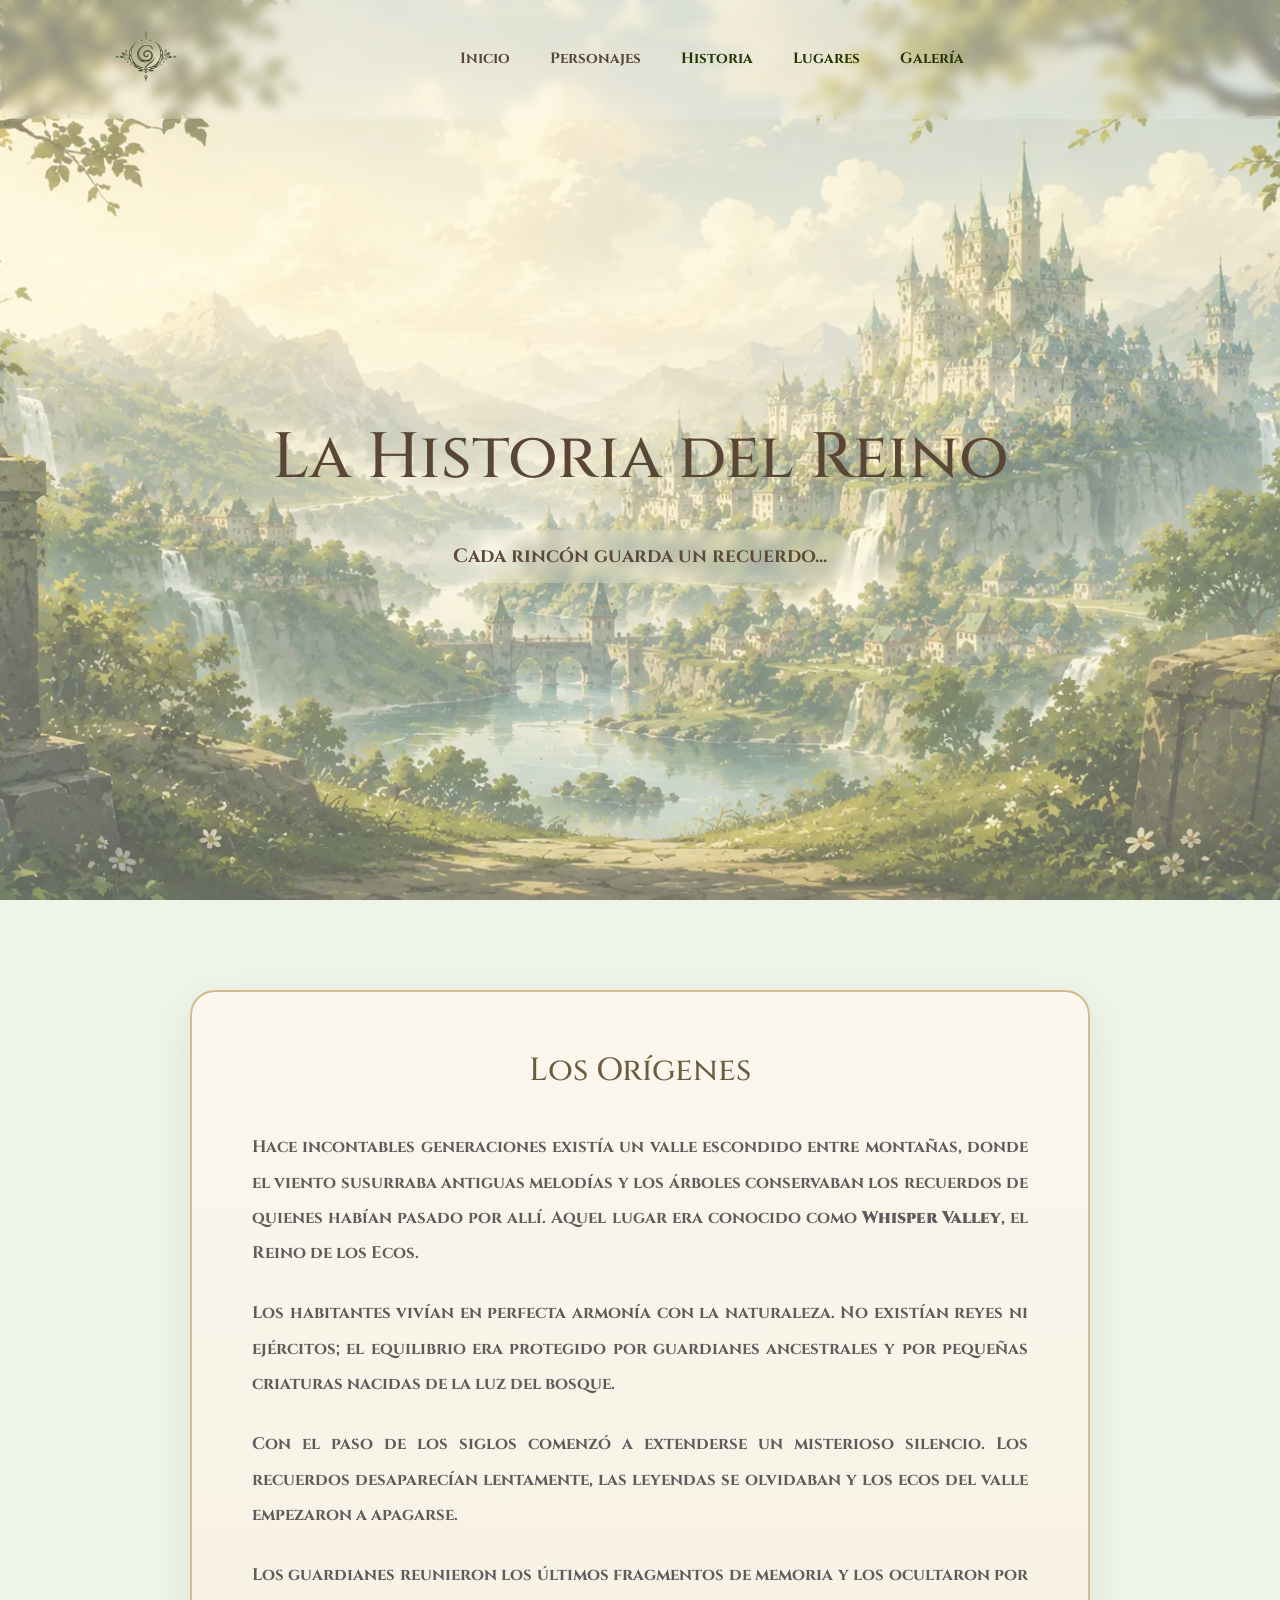
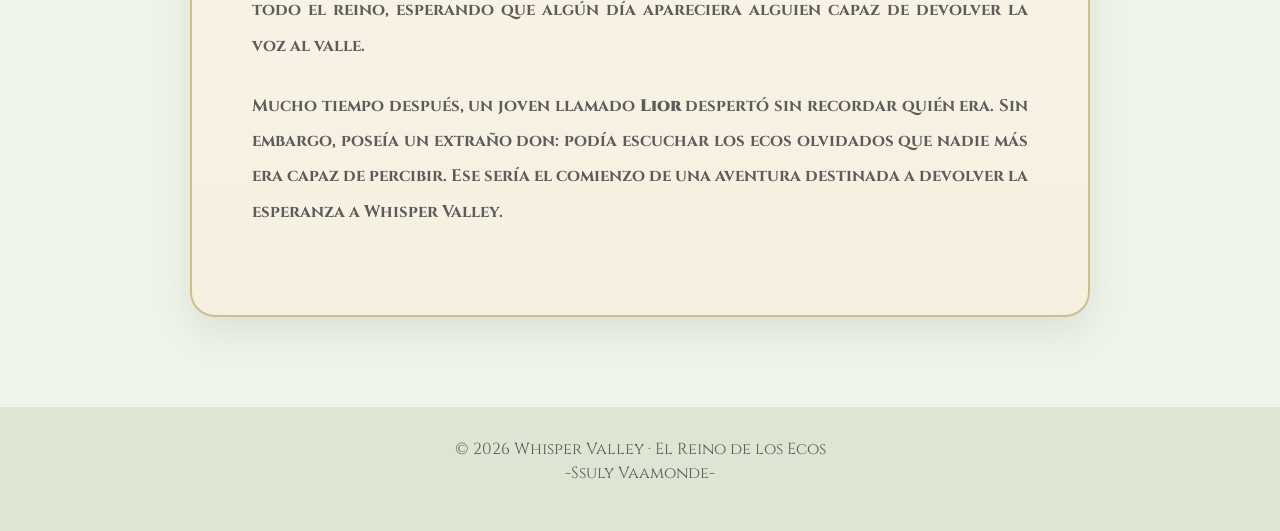
<file: historia.html>
<!DOCTYPE html>
<html lang="es">

<head>

<!-- Google tag (gtag.js) -->
<script async src="https://www.googletagmanager.com/gtag/js?id=G-MEVS4LHJ5G"></script>
<script>
  window.dataLayer = window.dataLayer || [];
  function gtag(){dataLayer.push(arguments);}
  gtag('js', new Date());

  gtag('config', 'G-MEVS4LHJ5G');
</script>

<meta charset="UTF-8">

<meta name="viewport"
content="width=device-width, initial-scale=1.0">

<title>Historia | Whisper Valley</title>

<link href="https://cdn.jsdelivr.net/npm/bootstrap@5.3.7/dist/css/bootstrap.min.css"
rel="stylesheet">

<link rel="stylesheet"
href="css/styles.css">

<link rel="preconnect"
href="https://fonts.googleapis.com">

<link href="https://fonts.googleapis.com/css2?family=Cinzel:wght@400;600&family=Lora:wght@400;500&display=swap"
rel="stylesheet">

<style>

.navbar{

z-index:30;
background: rgba(255, 255, 255, 0.178);
display: inline-block;
padding: 12px 24px;
backdrop-filter: blur(6px);
font-weight: bold;

}

.logo{

height:85px;

}

.nav-link{

font-family:"Cinzel";

margin:0 12px;

color:#5A4635!important;

font-size:15px;

transition:.4s;

}

.nav-link:hover{

color:#8E9C74!important;

}

.nav-link.active{

color:#243601!important;

}


.hero-historia{

min-height:100vh;

background:url("imagenes/historia.webp");

background-size:cover;

background-position:center;

position:relative;

display:flex;

flex-direction:column;

}

.hero-historia::before{
    content: "";
    position: absolute;
    inset: 0;
    background: rgba(255,248,236,.35);
}

.hero-content{

margin:auto;

text-align:center;

position:relative;

z-index:2;

padding:40px;

}

.hero-content h1{

font-family:"Cinzel",serif;

font-size:4rem;

color:#5a4635;

}

.hero-content p{

font-size:1.2rem;

color:#5d4b39;
background: rgba(255, 255, 255, 0.178);
display: inline-block;
padding: 12px 24px;
border-radius: 30px;
backdrop-filter: blur(6px);
font-weight: bold;
}

.historia{

background:#eef4e7;

padding:90px 0;

font-weight: bold;
}


.libro{

max-width:900px;

margin:auto;

background:linear-gradient(
180deg,
#fbf7ee,
#f6f0e0);

padding:60px;

border-radius:25px;

border:2px solid #cfbe8c;

box-shadow:0 15px 40px rgba(0,0,0,.08);

}

.libro h2{

font-family:"Cinzel",serif;

text-align:center;

margin-bottom:40px;

color:#6b5c3f;

}

.libro p{

line-height:2.1;

font-size:1.05rem;

text-align:justify;

color:#5c5c5c;

margin-bottom:25px;

}

.footer{

background:#dde6d3;

padding:30px;

text-align:center;

color:#5b5b5b;

}

@media(max-width:768px){

.hero-content h1{

font-size:2.5rem;

}

.libro{

padding:35px;

}

}


</style>

</head>

<body>

<header class="hero-historia">

<div class="overlay"></div>

<nav class="navbar navbar-expand-lg">

<div class="container">

<a class="navbar-brand"
href="index.html">

<img
src="imagenes/simbolo.webp"
class="logo">

</a>

<button
class="navbar-toggler"

data-bs-toggle="collapse"

data-bs-target="#menu">

<span class="navbar-toggler-icon"></span>

</button>

<div
class="collapse navbar-collapse justify-content-center"

id="menu">

<ul class="navbar-nav">

<li class="nav-item">
<a class="nav-link"
href="index.html">
Inicio
</a>
</li>

<li class="nav-item">
<a class="nav-link"
href="personajes.html">
Personajes
</a>
</li>

<li class="nav-item">
<a class="nav-link active"
href="historia.html">
Historia
</a>
</li>


<li class="nav-item">
    <a class="nav-link active"
    href="lugares.html">
    Lugares
    </a>
    </li>

    <li class="nav-item">
        <a class="nav-link active"
        href="">
        Galería
        </a>
        </li>

</ul>

</div>

</div>

</nav>

<div class="hero-content">

<h1>La Historia del Reino</h1>

<p>

Cada rincón guarda un recuerdo...

</p>

</div>

</header>



<section class="historia">

<div class="container">

<div class="libro">

<h2>Los Orígenes</h2>

<p>

Hace incontables generaciones existía un valle escondido entre montañas, donde el viento susurraba antiguas melodías y los árboles conservaban los recuerdos de quienes habían pasado por allí.

Aquel lugar era conocido como <strong>Whisper Valley</strong>, el Reino de los Ecos.

</p>

<p>

Los habitantes vivían en perfecta armonía con la naturaleza. No existían reyes ni ejércitos; el equilibrio era protegido por guardianes ancestrales y por pequeñas criaturas nacidas de la luz del bosque.

</p>

<p>

Con el paso de los siglos comenzó a extenderse un misterioso silencio. Los recuerdos desaparecían lentamente, las leyendas se olvidaban y los ecos del valle empezaron a apagarse.

</p>

<p>

Los guardianes reunieron los últimos fragmentos de memoria y los ocultaron por todo el reino, esperando que algún día apareciera alguien capaz de devolver la voz al valle.

</p>

<p>

Mucho tiempo después, un joven llamado <strong>Lior</strong> despertó sin recordar quién era. Sin embargo, poseía un extraño don: podía escuchar los ecos olvidados que nadie más era capaz de percibir.

Ese sería el comienzo de una aventura destinada a devolver la esperanza a Whisper Valley.

</p>

</div>

</div>

</section>

<footer class="footer">

<p>

© 2026 Whisper Valley · El Reino de los Ecos <br>
<span>-Ssuly Vaamonde-</span>

</p>

</footer>

<script src="https://cdn.jsdelivr.net/npm/bootstrap@5.3.7/dist/js/bootstrap.bundle.min.js"></script>

</body>

</html>
</file>
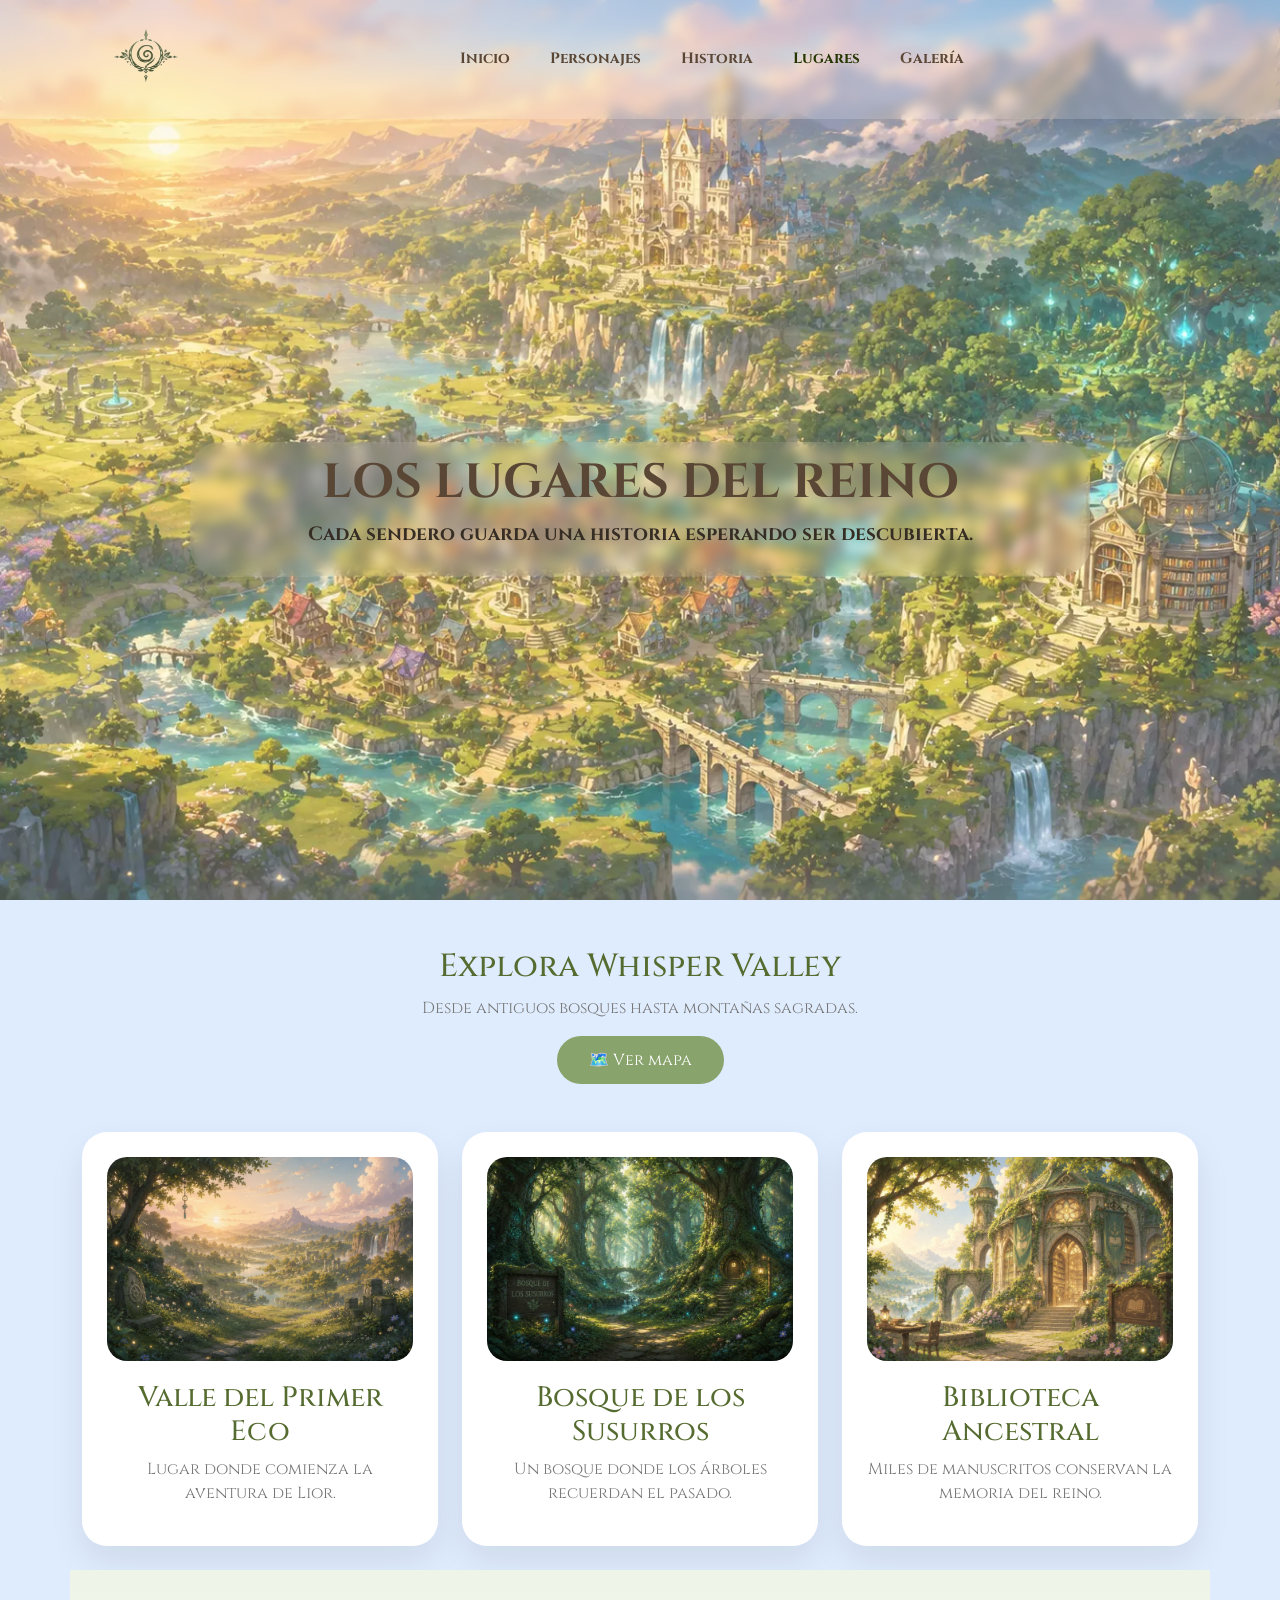
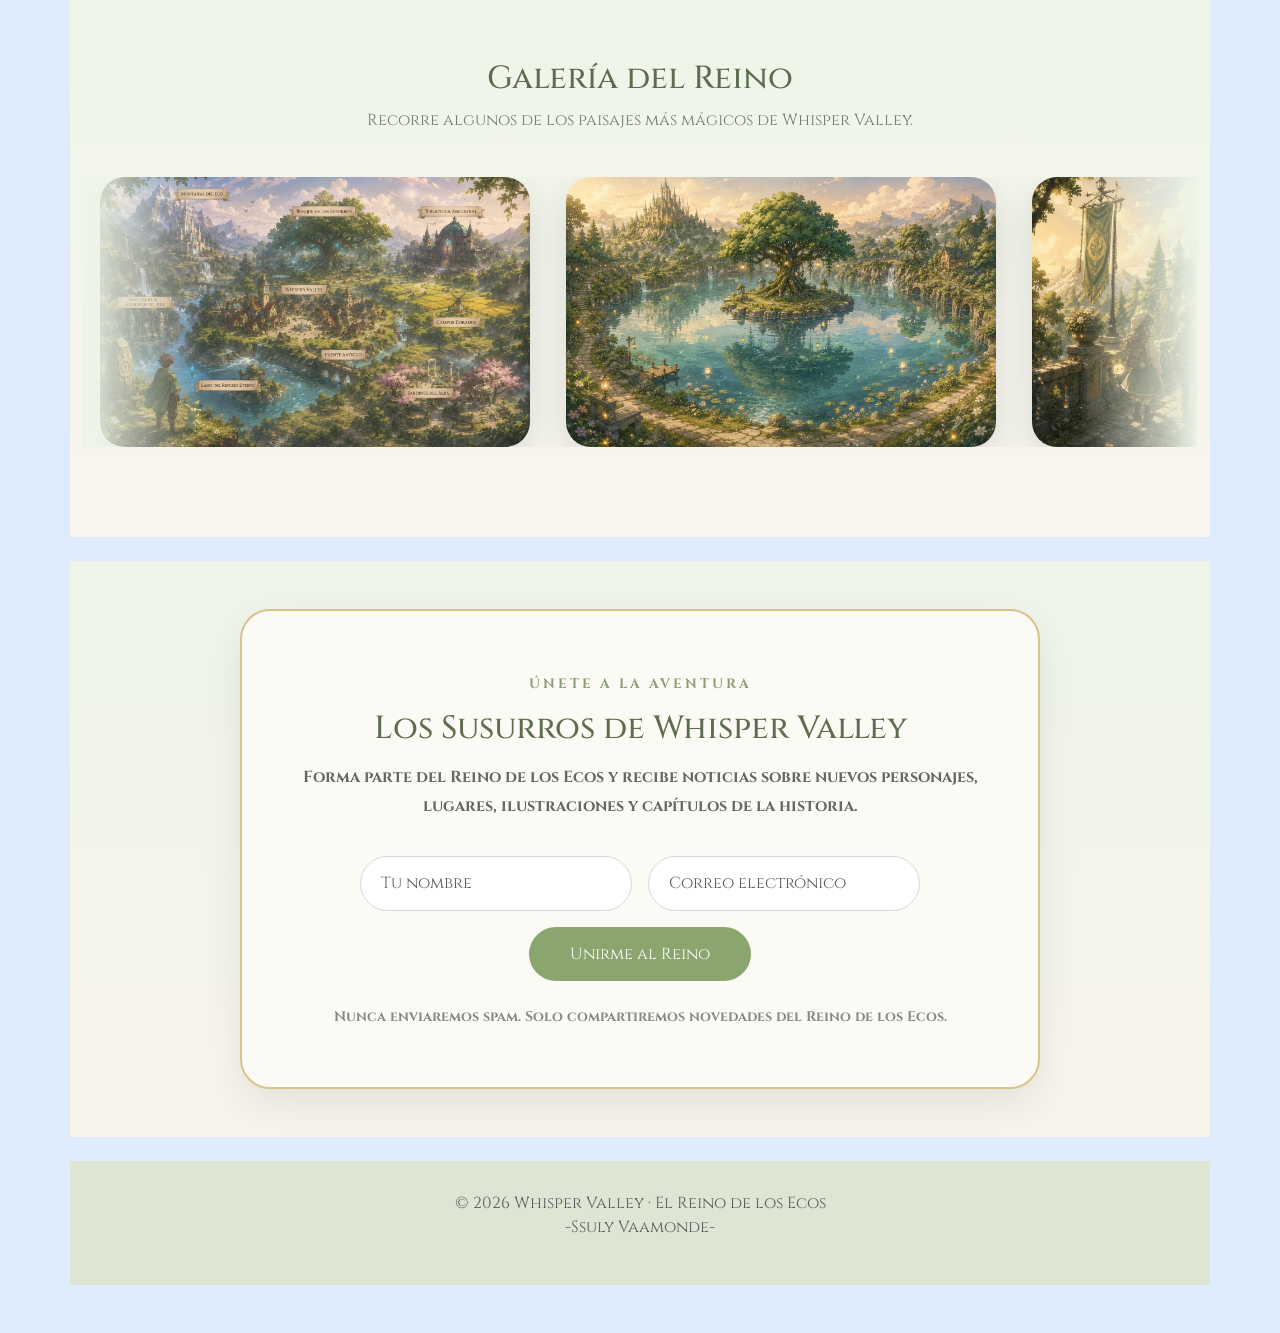
<file: lugares.html>
<!DOCTYPE html>
<html lang="es">

<head>

    <!-- Google tag (gtag.js) -->
<script async src="https://www.googletagmanager.com/gtag/js?id=G-MEVS4LHJ5G"></script>
<script>
  window.dataLayer = window.dataLayer || [];
  function gtag(){dataLayer.push(arguments);}
  gtag('js', new Date());

  gtag('config', 'G-MEVS4LHJ5G');
</script>

<meta charset="UTF-8">

<meta name="viewport"
content="width=device-width, initial-scale=1.0">

<title>Lugares | Whisper Valley</title>

<link href="https://cdn.jsdelivr.net/npm/bootstrap@5.3.7/dist/css/bootstrap.min.css"
rel="stylesheet">

<link rel="stylesheet"
href="css/styles.css">

<link rel="preconnect"
href="https://fonts.googleapis.com">

<link href="https://fonts.googleapis.com/css2?family=Cinzel:wght@400;600&family=Lora:wght@400;500&display=swap"
rel="stylesheet">

<style>

    .navbar {
 background: rgba(255, 255, 255, 0.178);
display: inline-block;
padding: 12px 24px;
backdrop-filter: blur(6px);
font-weight: bold;
    }

    .nav-link{

font-family:"Cinzel";

margin:0 12px;

color:#5A4635!important;

font-size:15px;

transition:.4s;

}

.nav-link:hover{

color:#8E9C74!important;

}

.nav-link.active{

color:#243601!important;

}

.hero-lugares{

min-height:100vh;

background:url("imagenes/pueblo.webp");

background-size:cover;

background-position:center;

position:relative;

display:flex;

flex-direction:column;

}

.hero-lugares::before{
    content: "";
    position: absolute;
    inset: 0;
    background: rgba(255, 248, 236, 0.226);
}

.hero-content{

margin:auto;

text-align:center;

position:relative;

z-index:2;
padding:20px;
background: rgba(255, 255, 255, 0.096);
display: inline-block;
padding: 12px 14px;
border-radius: 30px;
backdrop-filter: blur(6px);
font-weight: bold;

}

.hero-content h1{

font-family:"Cinzel",serif;

font-size:3rem;
font-weight: bold;
color:#5a4635;

}

.hero-content p{

font-size:1.2rem;
color:#362d24;
font-weight: bold;
}


.logo{

height:85px;

}

/*==================================
GALERÍA DEL REINO
==================================*/

.galeria{

padding:90px 0;
background:linear-gradient(
180deg,
#eef5e8,
#f8f5ef
);
overflow:hidden;

}

.titulo-galeria{

text-align:center;
font-family:"Cinzel", serif;
color:#5d6b50;
margin-bottom:10px;

}

.subtitulo-galeria{

text-align:center;
color:#777;
margin-bottom:45px;

}

/* Contenedor */

.slider{

width:100%;
overflow:hidden;
position:relative;

}

/* Degradado laterales */

.slider::before,
.slider::after{

content:"";
position:absolute;
top:0;
width:120px;
height:100%;
z-index:2;
pointer-events:none;

}

.slider::before{

left:0;

background:linear-gradient(
to right,
#eef5e8,
transparent
);

}

.slider::after{

right:0;

background:linear-gradient(
to left,
#eef5e8,
transparent
);

}

/* Carril */

.slide-track{

display:flex;

width:calc(430px * 6);

animation:scroll 22s linear infinite;

}

/* Pausa al pasar el cursor */

.slider:hover .slide-track{

animation-play-state:paused;

}

/* Tarjetas */

.slide{

width:430px;

margin:0 18px;

flex-shrink:0;

}

/* Imagen */

.slide img{

width:100%;

height:270px;

object-fit:cover;

border-radius:25px;

transition:.45s;

box-shadow:0 12px 35px rgba(0,0,0,.12);

}

/* Hover */

.slide img:hover{

transform:scale(1.05);

box-shadow:0 18px 45px rgba(0,0,0,.18);

}

/* Animación */

@keyframes scroll{

from{

transform:translateX(0);

}

to{

transform:translateX(calc(-430px * 3));

}

}

/* Responsive */

@media(max-width:768px){

.slide{

width:280px;
margin:0 12px;

}

.slide-track{

width:calc(280px * 6);

}

.slide img{

height:180px;

}

@keyframes scroll{

from{

transform:translateX(0);

}

to{

transform:translateX(calc(-280px * 3));

}

}

}


@media(max-width:768px){

.hero-content h1{

font-size:2.5rem;

}


}





.hero-content{

position:relative;

z-index:2;

text-align:center;

}

.place-card{

background:white;

border-radius:25px;

padding:25px;

box-shadow:0 15px 35px rgba(0,0,0,.08);

transition:.4s;

height:100%;

text-align:center;

}

.place-card:hover{

transform:translateY(-10px);

}

.place-card img{

border-radius:20px;

margin-bottom:20px;

}

.place-card h3{

font-family:"Cinzel",serif;

color:#556b2f;

}

.place-card p{

color:#777;

}

.btn-place{

background:#8ca56a;

color:white;

padding:10px 28px;

border-radius:50px;

}

.btn-place:hover{

background:#70884d;

color:white;

}

.titulo-seccion{

font-family:"Cinzel",serif;

color:#556b2f;

margin-bottom:10px;

}

.subtitulo{

color:#777;

}


/*==========================
MAPA
==========================*/

.btn-map{

background:#89a36c;

color:white;

border:none;

border-radius:50px;

padding:12px 32px;

transition:.3s;

}

.btn-map:hover{

background:#6f8854;

color:white;

}

.mapa-modal{

background:#fbf7ee;

border-radius:25px;

border:2px solid #d5c18d;

}

.mapa-modal .modal-title{

font-family:"Cinzel",serif;

color:#5f6b48;

}

.mapa-img{

width:100%;

border-radius:20px;

box-shadow:0 10px 30px rgba(0,0,0,.15);

}

/*==============================
NEWSLETTER
===============================*/

.newsletter{

background:linear-gradient(
180deg,
#eef5e8,
#f8f4ec
);

padding:100px 0;

}

.newsletter-box{

max-width:800px;

margin:auto;

background:#fcfaf5;

padding:60px;

border-radius:30px;

border:2px solid #d7c48b;

text-align:center;

font-weight: bold;

box-shadow:0 15px 40px rgba(0,0,0,.08);

}

.newsletter-subtitle{

color:#8d9d76;

letter-spacing:3px;

font-size:.85rem;

}

.newsletter h2{

margin:15px 0;

font-family:"Cinzel",serif;

color:#5f6d4e;

}

.newsletter p{

color:#666;

line-height:1.8;

margin-bottom:35px;

}

.newsletter input{

height:55px;

border-radius:50px;

border:1px solid #d7d7d7;

padding-left:20px;

}

.newsletter input:focus{

border-color:#91a876;

box-shadow:none;

}

.btn-newsletter{

background:#8aa56d;

color:white;

padding:14px 40px;

border-radius:50px;

transition:.3s;

}

.btn-newsletter:hover{

background:#6f8656;

color:white;

}

.newsletter small{

display:block;

margin-top:25px;

color:#888;

}



.footer{

background:#dde6d3;

padding:30px;

text-align:center;

color:#5b5b5b;

}


</style>

</head>

<body>

<header class="hero-lugares">

<div class="overlay"></div>

<nav class="navbar navbar-expand-lg">

<div class="container">

<a class="navbar-brand"
href="index.html">

<img
src="imagenes/simbolo.webp"
class="logo">

</a>

<button
class="navbar-toggler"

data-bs-toggle="collapse"

data-bs-target="#menu">

<span class="navbar-toggler-icon"></span>

</button>

<div
class="collapse navbar-collapse justify-content-center"

id="menu">

<ul class="navbar-nav">

<li class="nav-item">
<a class="nav-link"
href="index.html">
Inicio
</a>
</li>

<li class="nav-item">
<a class="nav-link"
href="personajes.html">
Personajes
</a>
</li>

<li class="nav-item">
<a class="nav-link"
href="historia.html">
Historia
</a>
</li>


<li class="nav-item">
    <a class="nav-link active"
    href="lugares.html">
    Lugares
    </a>
    </li>

    <li class="nav-item">
        <a class="nav-link"
        href="#galeria">
        Galería
        </a>
        </li>

</ul>

</div>

</div>

</nav>

<div class="hero-content">

<h1>LOS LUGARES DEL REINO</h1>

<p>

    Cada sendero guarda una historia esperando ser descubierta.

</p>

</div>

</header>




    <section class="container py-5">
        
        <div class="text-center mb-5">
        
        <h2 class="titulo-seccion">
        Explora Whisper Valley
        </h2>
        
        <p class="subtitulo">
        Desde antiguos bosques hasta montañas sagradas.
        </p>

        <button
class="btn btn-map"
data-bs-toggle="modal"
data-bs-target="#mapaModal">

🗺️ Ver mapa

</button>

        
        </div>
        
        <div class="row g-4 justify-content-center">
        
        
        <div class="col-lg-4 col-md-4">
        
        <div class="place-card">
        
        <img src="imagenes/valle.webp"
        class="img-fluid" alt="Valle del Primer Eco">
        
        <h3>Valle del Primer Eco</h3>
        
        <p>
        Lugar donde comienza la aventura de Lior.
        </p>
       
        </div>
        
        </div>
        
        
        <div class="col-lg-4 col-md-4">
        
        <div class="place-card">
        
        <img src="imagenes/bosque.webp"
        class="img-fluid" alt="Bosque de los Susurros">
        
        <h3>Bosque de los Susurros</h3>
        
        <p>
        Un bosque donde los árboles recuerdan el pasado.
        </p>
     
        
        </div>
        
        </div>
        
        
        <div class="col-lg-4 col-md-4">
        
        <div class="place-card">
        
        <img src="imagenes/biblioteca.webp"
        class="img-fluid" alt="Biblioteca Ancestral">
        
        <h3>Biblioteca Ancestral</h3>
        
        <p>
        Miles de manuscritos conservan la memoria del reino.
        </p>
       
        
        </div>
        
        </div>


        <!-- ========= GALERÍA ========= -->

<section class="galeria" id="galeria">

    <div class="container">
    
    <h2 class="titulo-galeria">Galería del Reino</h2>
    
    <p class="subtitulo-galeria">
    Recorre algunos de los paisajes más mágicos de Whisper Valley.
    </p>
    
    <div class="slider">
    
    <div class="slide-track">
    
    <!-- Imágenes -->
    
    <div class="slide">
    <img src="imagenes/mapa-portada.webp" alt="Whispervalley" loading="lazy">
    </div>
    
    <div class="slide">
    <img src="imagenes/lago.webp" alt="Lago de Whispervalley" loading="lazy">
    </div>
    
    <div class="slide">
    <img src="imagenes/castillo.webp" alt="Cstillo de Whispervalley" loading="lazy">
    </div>
    
    <!-- Se repiten para crear el efecto infinito -->
    
    <div class="slide">
    <img src="imagenes/mapa-portada.webp" alt="Whispervalley">
    </div>
    
    <div class="slide">
    <img src="imagenes/lago.webp" alt="Lago de Whispervalley">
    </div>
    
    <div class="slide">
    <img src="imagenes/castillo.webp" alt="Castillo de Whispervalley">
    </div>
    
    </div>
    
    </div>
    
    </div>
    
    </section>


    <!-- NEWSLETTER -->

<section class="newsletter py-5">

    <div class="container">
    
    <div class="newsletter-box">
    
    <span class="newsletter-subtitle">
    ÚNETE A LA AVENTURA
    </span>
    
    <h2>
    Los Susurros de Whisper Valley
    </h2>
    
    <p>
    Forma parte del Reino de los Ecos y recibe noticias sobre nuevos
    personajes, lugares, ilustraciones y capítulos de la historia.
    </p>
    
    <form class="row g-3 justify-content-center" action="https://formspree.io/f/xlgzykwp" method="post">
    
    <div class="col-lg-5 col-md-8">
    
    <input
    type="text"
    name="nombre"
    class="form-control"
    placeholder="Tu nombre"
    required>
    
    </div>
    
    <div class="col-lg-5 col-md-8">
    
    <input
    type="email"
    name="email"
    class="form-control"
    placeholder="Correo electrónico"
    required>
    
    </div>
    
    <div class="col-12 text-center">
    
    <button class="btn btn-newsletter"
    data-bs-toggle="modal"
data-bs-target="#newsletterModal" type="submit">
    
    Unirme al Reino
    
    </button>
    
    </div>
    
    </form>
    
    <small>
    Nunca enviaremos spam. Solo compartiremos novedades del Reino de los Ecos.
    </small>
    
    </div>
    
    </div>
    
    </section>


       <footer class="footer">

<p>

© 2026 Whisper Valley · El Reino de los Ecos <br>
<span>-Ssuly Vaamonde-</span>

</p>

</footer>



    
<!-- Modal Mapa -->

<div class="modal fade"
id="mapaModal"
tabindex="-1">

<div class="modal-dialog modal-xl modal-dialog-centered">

<div class="modal-content mapa-modal">

<div class="modal-header border-0">

<h4 class="modal-title">
Mapa de Whisper Valley
</h4>

<button
type="button"
class="btn-close"
data-bs-dismiss="modal">
</button>

</div>

<div class="modal-body text-center">

<img
src="imagenes/mapapueblo.webp"
alt="Mapa de Whisper Valley"
class="img-fluid mapa-img">

</div>

</div>

</div>

</div>


<!-- Modal Newsletter -->

<div class="modal fade"
id="newsletterModal"
tabindex="-1">

<div class="modal-dialog modal-dialog-centered">

<div class="modal-content newsletter-modal">

<div class="modal-header border-0">

<h3 class="modal-title">

✨ Bienvenido al Reino

</h3>

<button
class="btn-close"
data-bs-dismiss="modal">
</button>

</div>

<div class="modal-body text-center">

<h5>Ahora formas parte de Whisper Valley</h5>

<p>

Gracias por unirte al Reino de los Ecos.

Desde ahora recibirás noticias sobre nuevos lugares,
personajes, ilustraciones y capítulos de la historia.

</p>

<hr>

<p>

"Los ecos siempre encuentran el camino hacia quienes
están dispuestos a escuchar."

</p>

</div>

<div class="modal-footer border-0 justify-content-center">

<button
class="btn btn-newsletter"
data-bs-dismiss="modal">

Comenzar la aventura

</button>

</div>

</div>

</div>

</div>


<script src="https://cdn.jsdelivr.net/npm/bootstrap@5.3.7/dist/js/bootstrap.bundle.min.js"></script>

</body>
</html>
</file>
<file: css/styles.css>
body {
    font-family: "Cinzel", serif;
    font-optical-sizing: auto;
    font-weight: lighter;
    font-style: normal;
    background-color: rgba(192, 218, 253, 0.507);
    margin: 0 auto;
    padding: 0;

   
}

.hero {
   
   background-image: url("../imagenes/portada-mobile.webp");
 background-size: cover;      
    background-position: center;  
    background-repeat: no-repeat;
    position: relative;
    width: 100%;
    min-height: 100vh;
    overflow: hidden;
    display: flex;
    justify-content: center;
    align-items: center;
 

}

.title-container {
    position: absolute;
    inset: 2;
    display: flex;
    flex-direction: column;
    justify-content: center;
    align-items: ce;
    font-weight: bolder;
    font-size: 30px;
   text-align: center;
   color: #4a3c31; 
   max-width: 600px;
   padding: 20px;
}

.main-title {
    font-size: 1.2rem;
    font-weight: 600;
    letter-spacing: 0.15em;
    margin: 0;
    text-transform: uppercase;
    line-height: 1.1;
}

.subtitle-wrapper {
    display: flex;
    align-items: center;
    justify-content: center;
    margin-top: 10px;
}


.subtitle {
    font-size: 0.9rem;
    letter-spacing: 0.15em;
    font-weight: 400;
    margin: 0 15px; 
    text-transform: uppercase;
}
.subtitle-line {
    max-width: 40px;
    flex-grow: 1;
    height: 1px;
    background-color: rgba(74, 60, 49, 0.4); 
}

.divider-wrapper {
    display: flex;
    align-items: center;
    justify-content: center;
    margin: 20px 0;
}

.divider-line {
    width: 80px;
    height: 1px;
    background-color: rgba(74, 60, 49, 0.3);
}

.divider-diamond {
    text-align: center;
    width: 6px;
    height: 6px;
    background-color: rgba(74, 60, 49, 0.6);
    transform: rotate(45deg);
    margin: 0 10px;
}

.tagline {
    font-size: 0.7rem;
    letter-spacing: 0.2em;
    font-family: 'Montserrat', sans-serif;
    font-weight: 500;
    text-transform: uppercase;
    color: rgba(74, 60, 49, 0.8);
    margin: 0;
}

.parallax-layer {
    position: absolute;
    inset: 0;
    
    background-size: cover;
    background-position: center;
    transform: scale(1.08);
    transition: transform .15s linear;
    z-index: 0;
}

.hero-content{
    position: relative;
    z-index: 5;
}


.hero-overlay{
    position: absolute;
    inset: 0;
    display: flex;
    justify-content: center;
    align-items: flex-end;
    padding-bottom: 200px;
    
}

.btn-ecos {
    position: relative;
    display: inline-flex;
    align-items: center;
    padding: 18px 48px;
    border-radius: 60px;
    text-decoration: none;
    font-size: clamp(.9rem,2vw,1.2rem);
    color: #6e5b4d;
    background: linear-gradient(180deg,#fff9ef,#f5e9d4);
    font-weight: bold;
    border: 2px solid rgba(214, 185, 133, .8);
    box-shadow: 0 10px 30px rgba(255, 255, 255, .9);
    transition: 4s;
    overflow: hidden;
}

.btn-ecos span {
    position: absolute;
    width: 40px;
    height: 180%;
    background: rgba(255, 255, 255, .5);
    transform: rotate(25deg);
    left: -70px;
    transition: .8s;
}

.btn-ecos:hover span{
    left: 130%;
}

.btn-ecos:hover {
    transform: translateY(-4px) scale(1.03);
    box-shadow: 0 18px 40px rgba(132, 106, 79, .35), 0 0 25px rgba(255, 239, 196, .45);
    color: #4e3e33;
}

.btn-ecos:active {
    transform: scale(.98);
}

@keyframes respirar {
    0%{
        transform: scale(1);
    }

    50% {
        transform: scale(1.03);
    }

    100% {
        transform: scale(1);
    }
}

.btn-ecos {
    animation: respirar 3.5s infinite ease-in-out;
}

.hero-content {
    width: min(90%,900px);
    display: flex;
    flex-direction: column;
    align-items: center;
    gap: 25px;
    text-align: center;
    z-index: 2;
}

.hero-frase {
    margin-top: -390px;
    max-width: 650px;
    margin-left: auto;
    width: 90%;
    text-align: right;
    color: #6e5b4d;
    font-size: clamp(1rem,2vw,1.6rem);
    font-style: italic;
    font-weight: lighter;
    letter-spacing: 0em;
    line-height: 1.8;
    text-shadow:  0 2px 10px rgba(0, 0, 0, .45);
    /*animation: aparecer 2s ease;*/
    transition: opacity .8s ease, transform .8s ease;
}

/*

@keyframes aparecer {
    from {
     opacity: 0;
     transform: translateY(20px);
    }

    to {
        opacity: 1;
        transform: translateY(0);
    }
}
*/
.hero-frase.ocultar {
    opacity: 0;
    transform: translateY(-15px);
}

.hero-frase.mostrar {
    opacity: 1;
    transform: translateY(0);
}


     @media (min-width: 768px) {
    .hero {
        background-image: url("../imagenes/portada-principal.webp")
      !important;
    }

    .subtitle {
        font-size: 1.2rem;
        font-weight: 400;
        letter-spacing: 0.25em;
        margin: 0 15px; /* Espacio entre el texto y las líneas */
        text-transform: uppercase;
    }

    .main-title {
        font-size: 3rem;
        font-weight: 600;
        letter-spacing: 0.15em;
        margin: 0;
        text-transform: uppercase;
        line-height: 1.1;
    }

    .subtitle-line {
        flex-grow: 1;
        height: 1px;
        background-color: rgba(74, 60, 49, 0.4); 
        max-width: 80px; 
    }

    .tagline {
        font-family: 'Montserrat', sans-serif;
        font-size: 0.85rem;
        font-weight: 500;
        letter-spacing: 0.3em;
        text-transform: uppercase;
        color: rgba(74, 60, 49, 0.8);
        margin: 0;
    }


  
}



.clouds{
    position: fixed;
    inset: 0;
    width:100%;
    height:100%;
    overflow:hidden;
    pointer-events:none;
    z-index:1;
    }
    
    /* Todas las nubes */
    
    .cloud{
    position:absolute;
    opacity:.55;
    user-select:none;

        filter: blur(1px);
        opacity:.45;
        
    }
    
    /* Tamaños */
    
    .cloud1{
    width:280px;
    top:8%;
    animation: cloudMove1 90s linear infinite;
 
    }
    
    .cloud2{
    width:350px;
    top:22%;
    animation: cloudMove2 130s linear infinite;
    }
    
    .cloud3{
    width:230px;
    top:48%;
    animation: cloudMove3 100s linear infinite;
    }
    
    .cloud4{
    width:420px;
    top:65%;
    animation: cloudMove4 150s linear infinite;
    }
    
    /* Animaciones */
    
    @keyframes cloudMove1{
    from{
    transform:translateX(-350px);
    }
    to{
    transform:translateX(calc(100vw + 350px));
    }
    }
    
    @keyframes cloudMove2{
    from{
    transform:translateX(calc(100vw + 350px));
    }
    to{
    transform:translateX(-450px);
    }
    }
    
    @keyframes cloudMove3{
    from{
    transform:translateX(-250px);
    }
    to{
    transform:translateX(calc(100vw + 250px));
    }
    }
    
    @keyframes cloudMove4{
    from{
    transform:translateX(calc(100vw + 450px));
    }
    to{
    transform:translateX(-450px);
    }
    }
    


    .lights{

position:absolute;

inset:0;

background-image:

url("../imagenes/luces1.webp"),
url("../imagenes/luces2.webp");

background-repeat:repeat;

background-size:900px,1200px;

animation:lightsMove 22s linear infinite;

pointer-events:none;

opacity:.9;

z-index:3;

}

@keyframes lightsMove{

from{

background-position:

0 0,
0 0;

}

to{

background-position:

0 -300px,
0 -600px;

}

}

.leaves{

position:absolute;

inset:0;

overflow:hidden;

pointer-events:none;

z-index:4;

}


.leaf {
    position: absolute;
    top: -120px;
    width: 80px;
    animation-name: fall;
    animation-timing-function: linear;
    animation-iteration-count: infinite;
    animation-fill-mode: forwards;
    will-change: transform, opacity;
}


@keyframes fall{

0%{

transform:

translateY(-80px)
translateX(-30px)
rotate(0deg);


}

25%{

transform: translateX(-30px)
translateY(25vh)
rotate(90deg);
}

50%{

transform:

translateY(50vh)
translateX(20px)
rotate(180deg);

}

75%{
    transform: translateX(-40px)
    translateY(75vh)
    rotate(270deg)
}

100%{

transform:

translateY(110vh)
translateX(25px)
rotate(360deg);


}

}

.cookie-banner{

    position:fixed;
    
    bottom:20px;
    
    left:50%;
    
    transform:translateX(-50%);
    
    width:min(92%,650px);
    
    background:rgba(247,244,235,.97);
    
    border:2px solid #d6c28a;
    
    border-radius:22px;
    
    padding:18px 22px;
    
    display:flex;
    
    justify-content:space-between;
    
    align-items:center;
    
    gap:20px;
    
    box-shadow:0 10px 30px rgba(0,0,0,.18);
    
    z-index:9999;
    
    }
    
    .cookie-text h5{
    
    margin:0 0 6px;
    
    color:#5d6b50;
    
    font-family:"Cinzel", serif;
    
    }
    
    .cookie-text p{
    
    margin:0;
    
    color:#666;
    
    font-size:.95rem;
    
    }
    
    .cookie-btn{
    
    background:#89a36c;
    
    color:#fff;
    
    border:none;
    
    border-radius:50px;
    
    padding:10px 26px;
    
    cursor:pointer;
    
    transition:.3s;
    
    }
    
    .cookie-btn:hover{
    
    background:#6f8854;
    
    }
    
    @media(max-width:768px){
    
    .cookie-banner{
    
    flex-direction:column;
    
    text-align:center;
    
    }
    
    }
</file>
